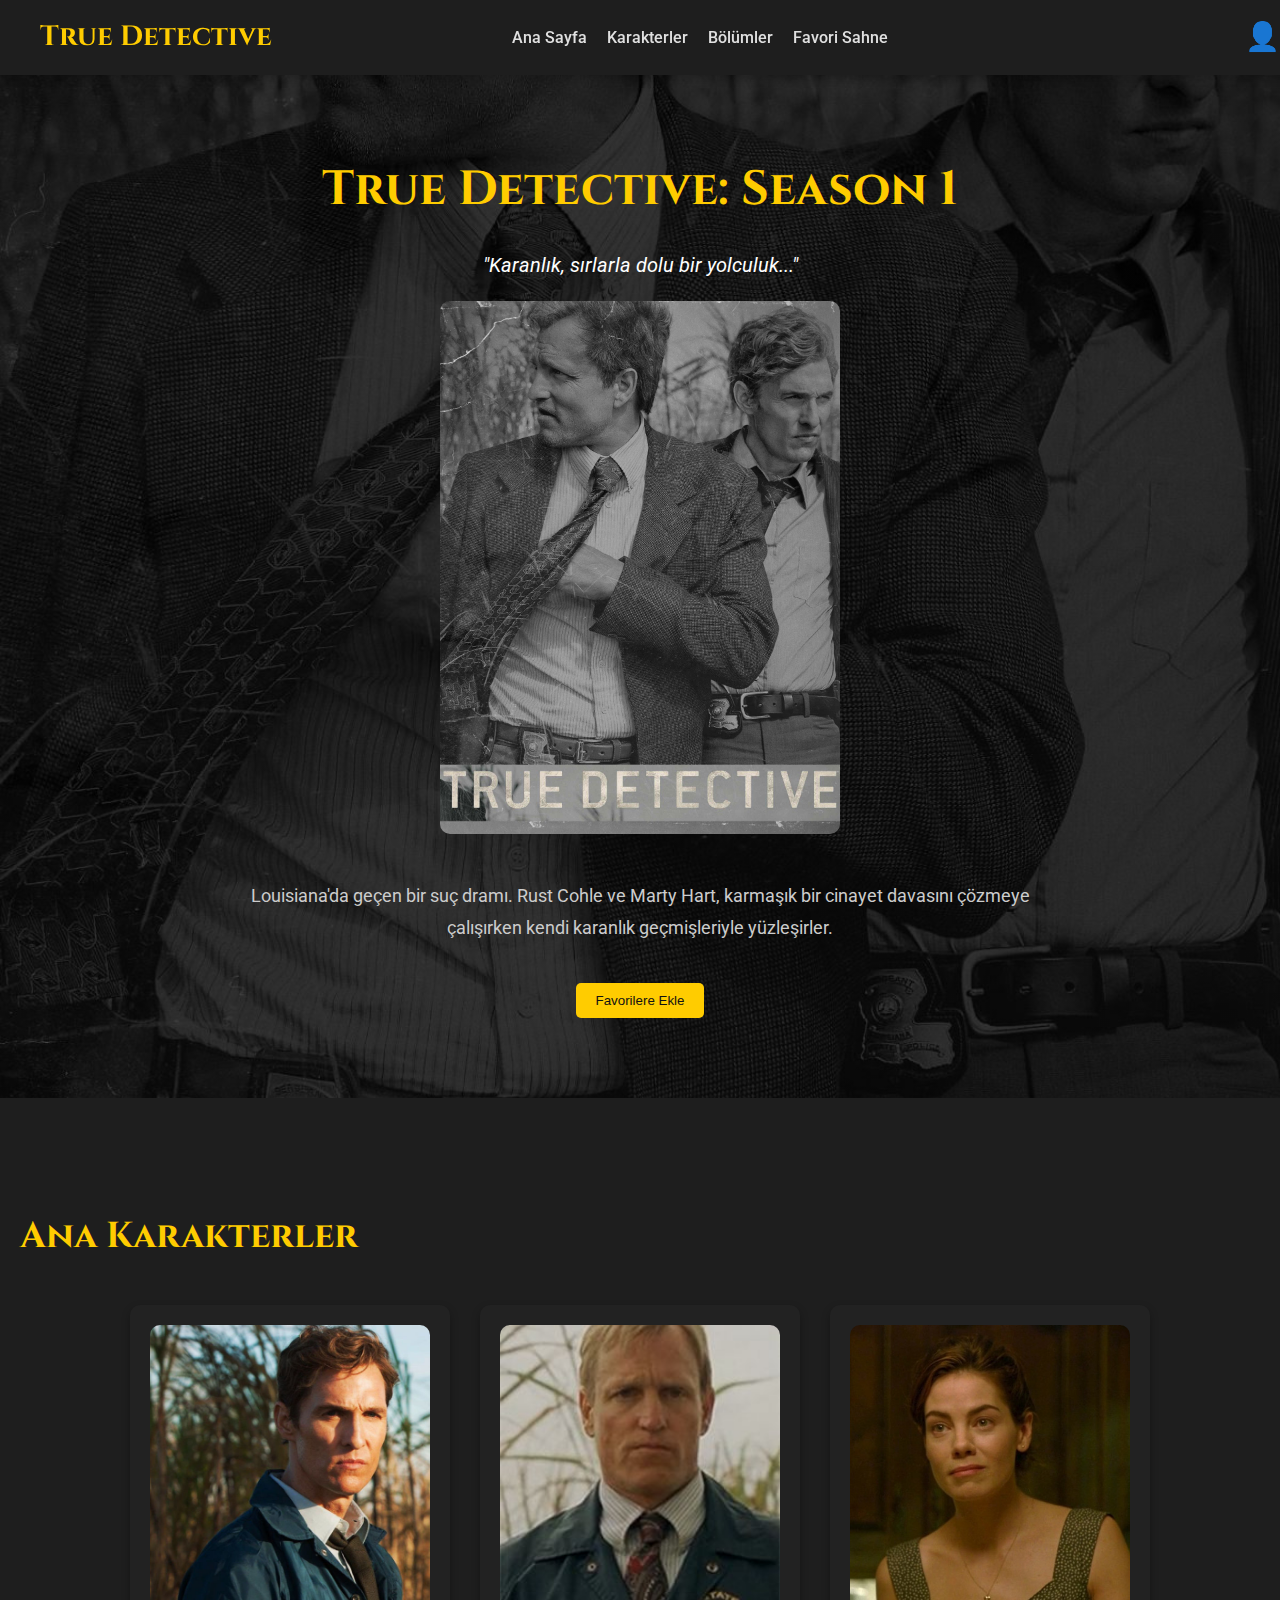
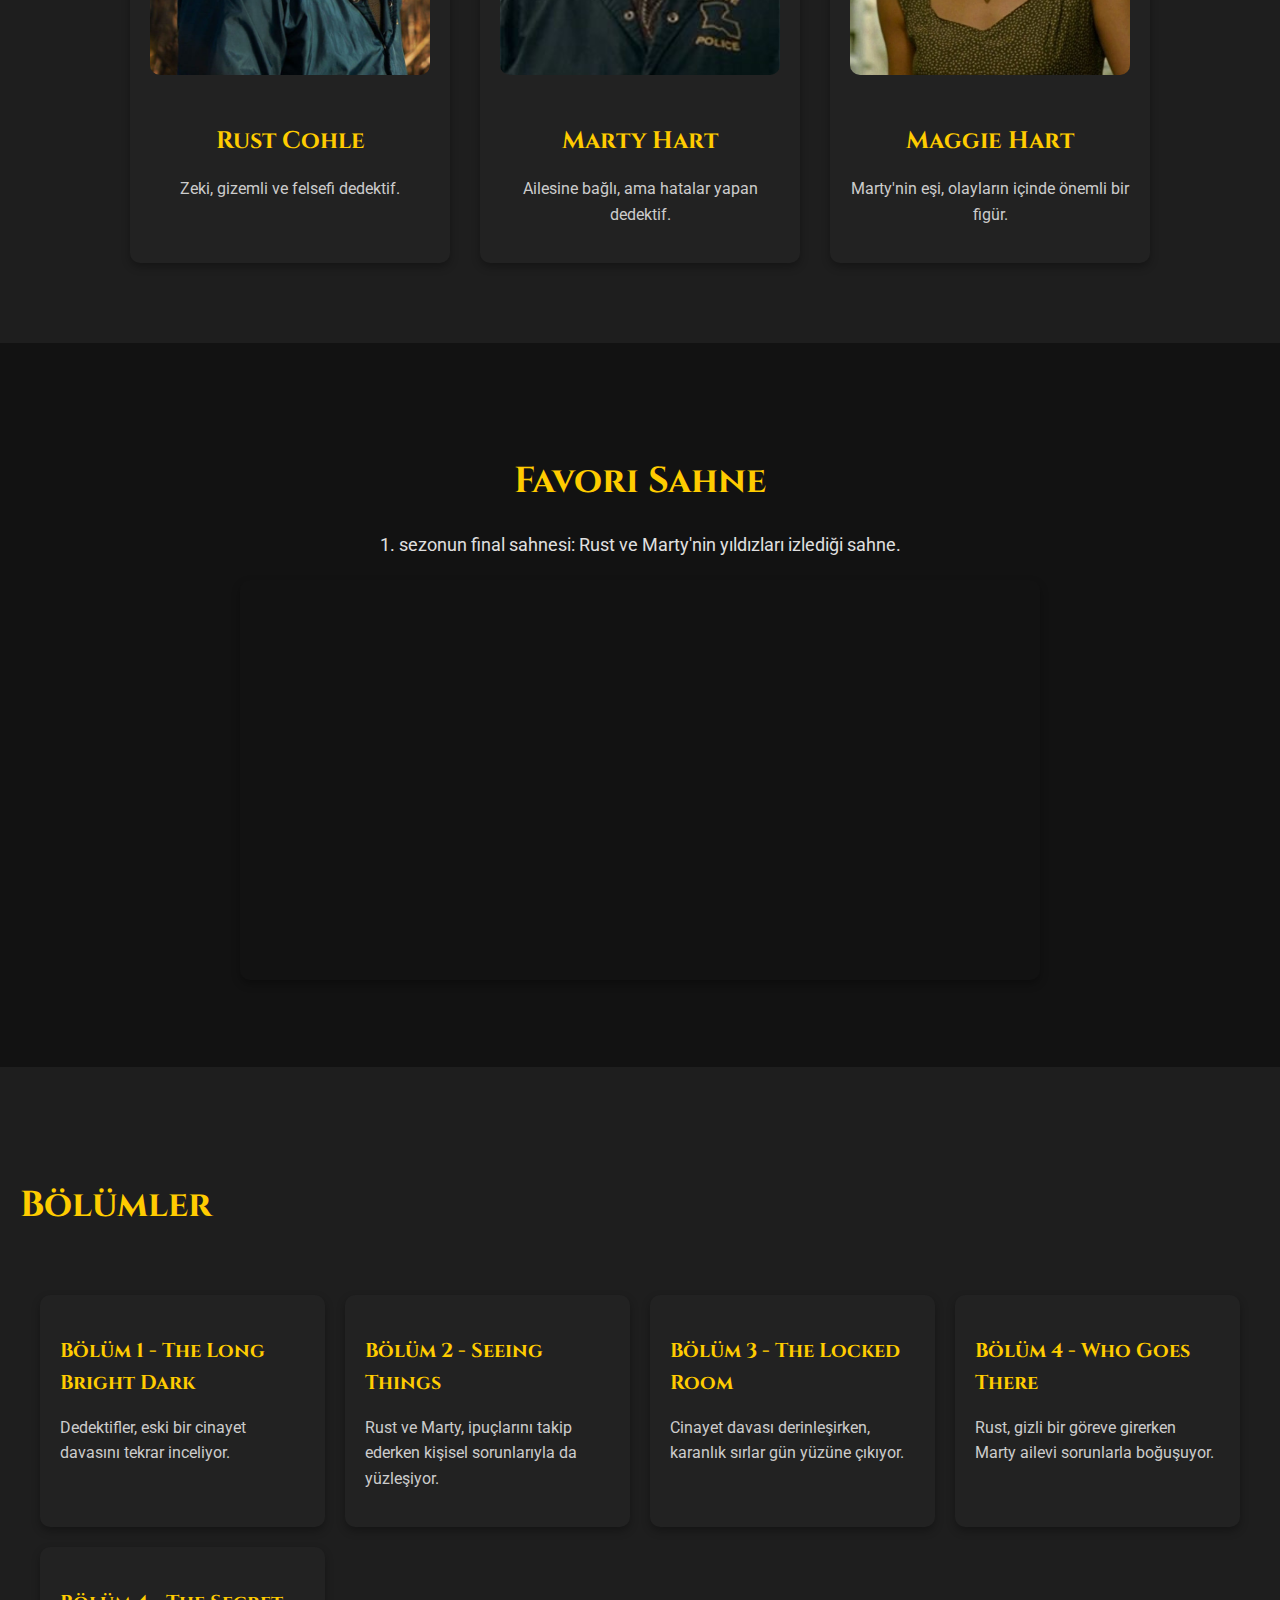
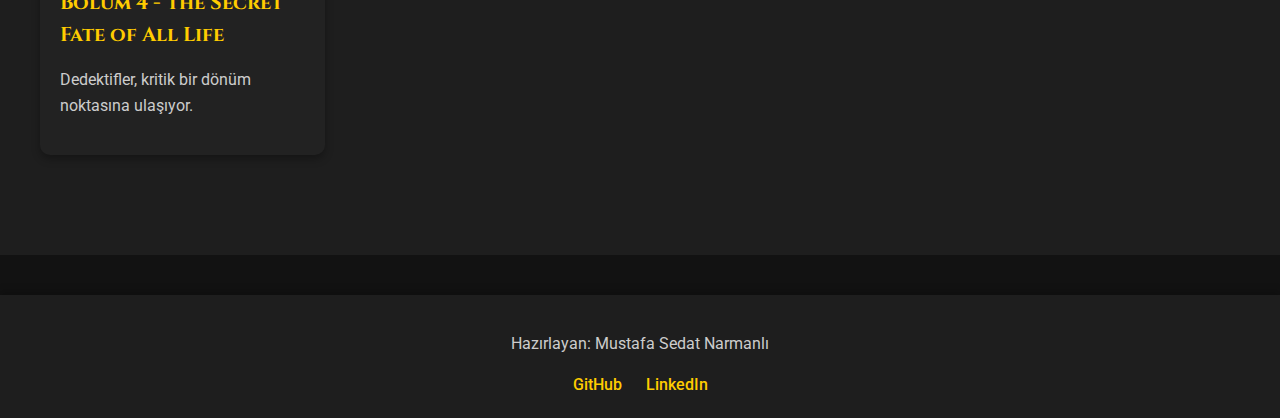
<file: Insider Bootcamp - Proje 1/index.html>
<!DOCTYPE html>
<html lang="en">
<head>
    <meta charset="UTF-8">
    <meta name="viewport" content="width=device-width, initial-scale=1.0">
    <title>True Detective - Season 1</title>
    <link rel="stylesheet" href="style.css">
    <link href="https://fonts.googleapis.com/css2?family=Roboto:wght@400;700&family=Cinzel:wght@700&display=swap" rel="stylesheet">
</head>
<body>
    <!-- Navbar -->
    <nav class="navbar">
        <div class="logo">True Detective</div>
        <div class="hamburger-menu" onclick="toggleMenu()">☰</div>
        <ul class="nav-links">
            <li><a href="#home">Ana Sayfa</a></li>
            <li><a href="#characters">Karakterler</a></li>
            <li><a href="#episodes">Bölümler</a></li>
            <li><a href="#favorite-scene">Favori Sahne</a></li>
        </ul>
        <div class="profile-icon">👤</div>
    </nav>
    
    <!-- Ana Sayfa -->
    <section id="home" class="home">
        <div class="home-content">
            <h1>True Detective: Season 1</h1>
            <p class="tagline">"Karanlık, sırlarla dolu bir yolculuk..."</p>
            <a href="https://www.imdb.com/title/tt2356777/" target="_blank">
                <img src="assets/poster.jpg" alt="True Detective Poster" class="poster">
            </a>
            <p class="description">Louisiana'da geçen bir suç dramı. Rust Cohle ve Marty Hart, karmaşık bir cinayet davasını çözmeye çalışırken kendi karanlık geçmişleriyle yüzleşirler.</p>
            <button id="favorite-btn">Favorilere Ekle</button>
        </div>
    </section>

    <!-- Karakterler Bölümü -->
    <section id="characters" class="characters">
        <h2>Ana Karakterler</h2>
        <div class="character-list">
            <div class="character-card">
                <img src="assets/rust.jpg" alt="Rust Cohle">
                <h3>Rust Cohle</h3>
                <p>Zeki, gizemli ve felsefi dedektif.</p>
            </div>
            <div class="character-card">
                <img src="assets/marty.jpg" alt="Marty Hart">
                <h3>Marty Hart</h3>
                <p>Ailesine bağlı, ama hatalar yapan dedektif.</p>
            </div>
            <div class="character-card">
                <img src="assets/maggie.jpg" alt="Maggie Hart">
                <h3>Maggie Hart</h3>
                <p>Marty'nin eşi, olayların içinde önemli bir figür.</p>
            </div>
        </div>
    </section>
    <section id="favorite-scene" class="favorite-scene">
        <h2>Favori Sahne</h2>
        <p>1. sezonun final sahnesi: Rust ve Marty'nin yıldızları izlediği sahne.</p>
        <div class="video-container">
            <iframe width="560" height="315" src="https://www.youtube.com/embed/XmdPY-hFSt0" frameborder="0" allow="accelerometer; autoplay; clipboard-write; encrypted-media; gyroscope; picture-in-picture" allowfullscreen></iframe>
        </div>
    </section>
    
    <!-- Bölümler -->
    <section id="episodes" class="episodes">
        <h2>Bölümler</h2>
        <div class="episode-list">
            <div class="episode-card">
                <h3><a href="https://www.imdb.com/title/tt2657398/?ref_=ttep_ep_1" target="_blank">Bölüm 1 - The Long Bright Dark</a></h3>
                <p>Dedektifler, eski bir cinayet davasını tekrar inceliyor.</p>
            </div>
            <div class="episode-card">
                <h3><a href="https://www.imdb.com/title/tt2704380/?ref_=ttep_ep_2" target="_blank">Bölüm 2 - Seeing Things</a></h3>
                <p>Rust ve Marty, ipuçlarını takip ederken kişisel sorunlarıyla da yüzleşiyor.</p>
            </div>
            <div class="episode-card">
                <h3><a href="https://www.imdb.com/title/tt2790184/?ref_=ttep_ep_3" target="_blank">Bölüm 3 - The Locked Room</a></h3>
                <p>Cinayet davası derinleşirken, karanlık sırlar gün yüzüne çıkıyor.</p>
            </div>
            <div class="episode-card">
                <h3><a href="https://www.imdb.com/title/tt2790174/?ref_=ttep_ep_4" target="_blank">Bölüm 4 - Who Goes There</a></h3>
                <p>Rust, gizli bir göreve girerken Marty ailevi sorunlarla boğuşuyor.</p>
            </div>
            <div class="episode-card">
                <h3><a href="https://www.imdb.com/title/tt2790196/?ref_=ttep_ep_5" target="_blank">Bölüm 4 - The Secret Fate of All Life</a></h3>
                <p>Dedektifler, kritik bir dönüm noktasına ulaşıyor.</p>
            </div>
        </div>
    </section>

    <!-- Footer -->
    <footer>
        <p>Hazırlayan: Mustafa Sedat Narmanlı</p>
        <div class="social-links">
            <a href="https://github.com/SedatNarmanli" target="_blank">GitHub</a>
            <a href="https://www.linkedin.com/in/sedat-narmanli/" target="_blank">LinkedIn</a>
        </div>
    </footer>

    <!-- JavaScript -->
    <script src="script.js"></script>
</body>
</html>
</file>
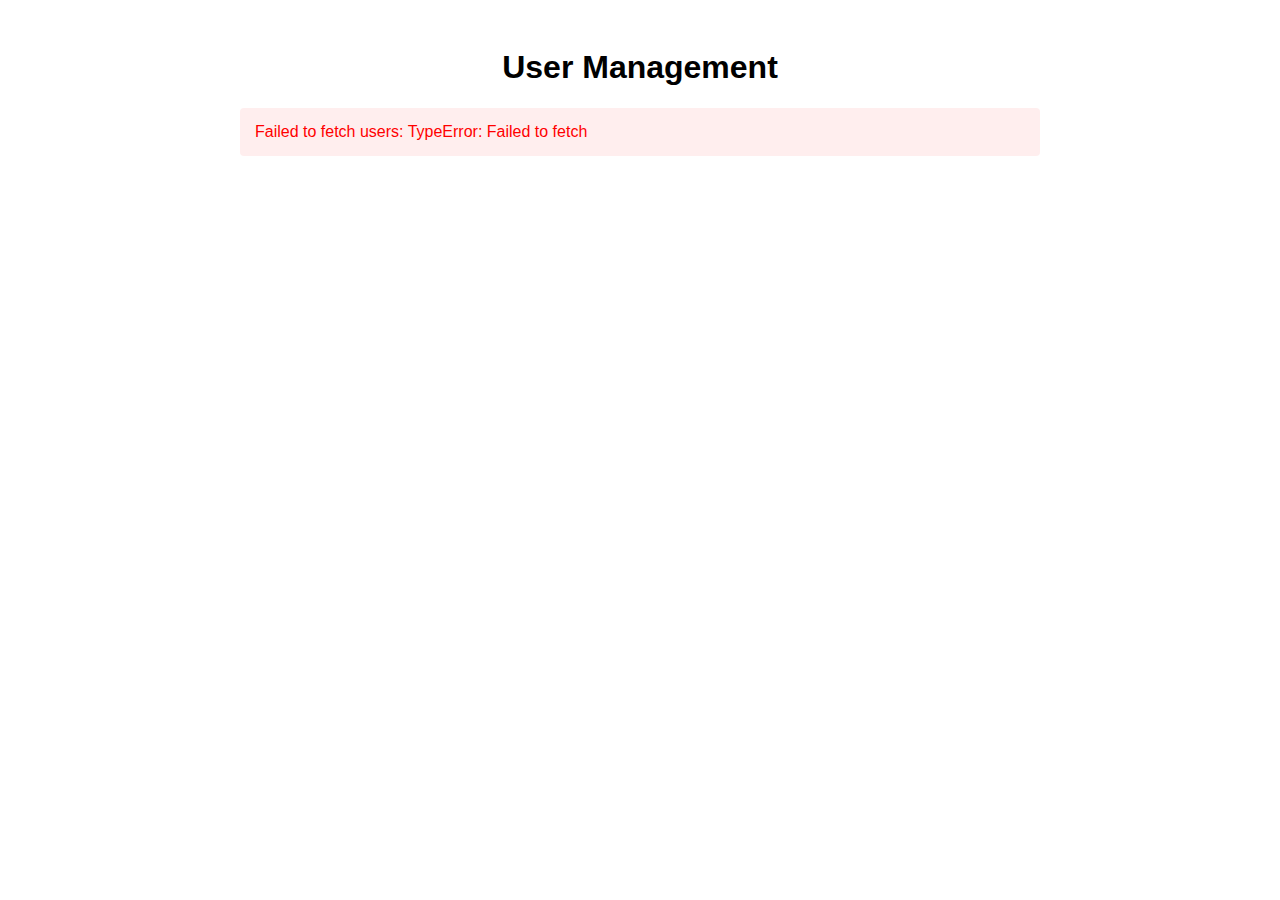
<file: Hafta-4_Alistirma/alistirma_1/index.html>
<!DOCTYPE html>
<html lang="en">
<head>
    <meta charset="UTF-8">
    <meta name="viewport" content="width=device-width, initial-scale=1.0">
    <title>User Management</title>
</head>
<body>
    <div class="ins-api-users"></div>
    <script src="script.js"></script>
</body>
</html>
</file>
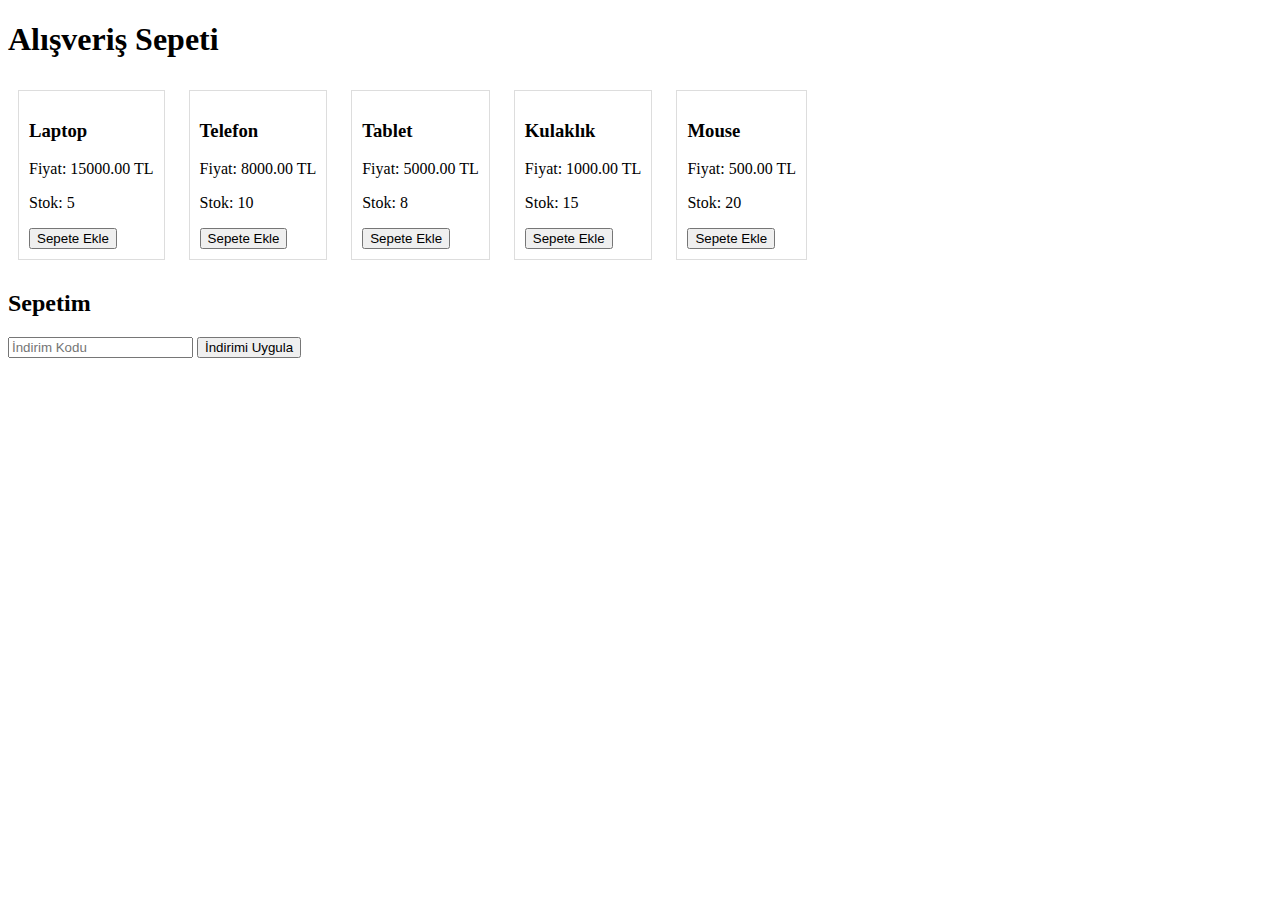
<file: Hafta-4_Alistirma/odev_3/index.html>
<!DOCTYPE html>
<html lang="tr">
<head>
    <meta charset="UTF-8">
    <meta name="viewport" content="width=device-width, initial-scale=1.0">
    <title>Debug Örneği - Alışveriş Sepeti</title>
    <style>
        .product-card {
            border: 1px solid #ddd;
            padding: 10px;
            margin: 10px;
            display: inline-block;
        }
        .cart-item {
            display: flex;
            justify-content: space-between;
            padding: 10px;
            border-bottom: 1px solid #eee;
        }
        #error {
            color: red;
        }
        #message {
            color: green;
        }
    </style>
</head>
<body>
    <h1>Alışveriş Sepeti</h1>
    
    <div id="products"></div>
    
    <h2>Sepetim</h2>
    <div id="cart"></div>
    <div id="total"></div>
    
    <form id="discount-form">
        <input type="text" id="discount-code" placeholder="İndirim Kodu">
        <button type="submit">İndirimi Uygula</button>
    </form>
    
    <div id="error"></div>
    <div id="message"></div>

    <script src="debugged_index.js"></script>
</body>
</html>
</file>
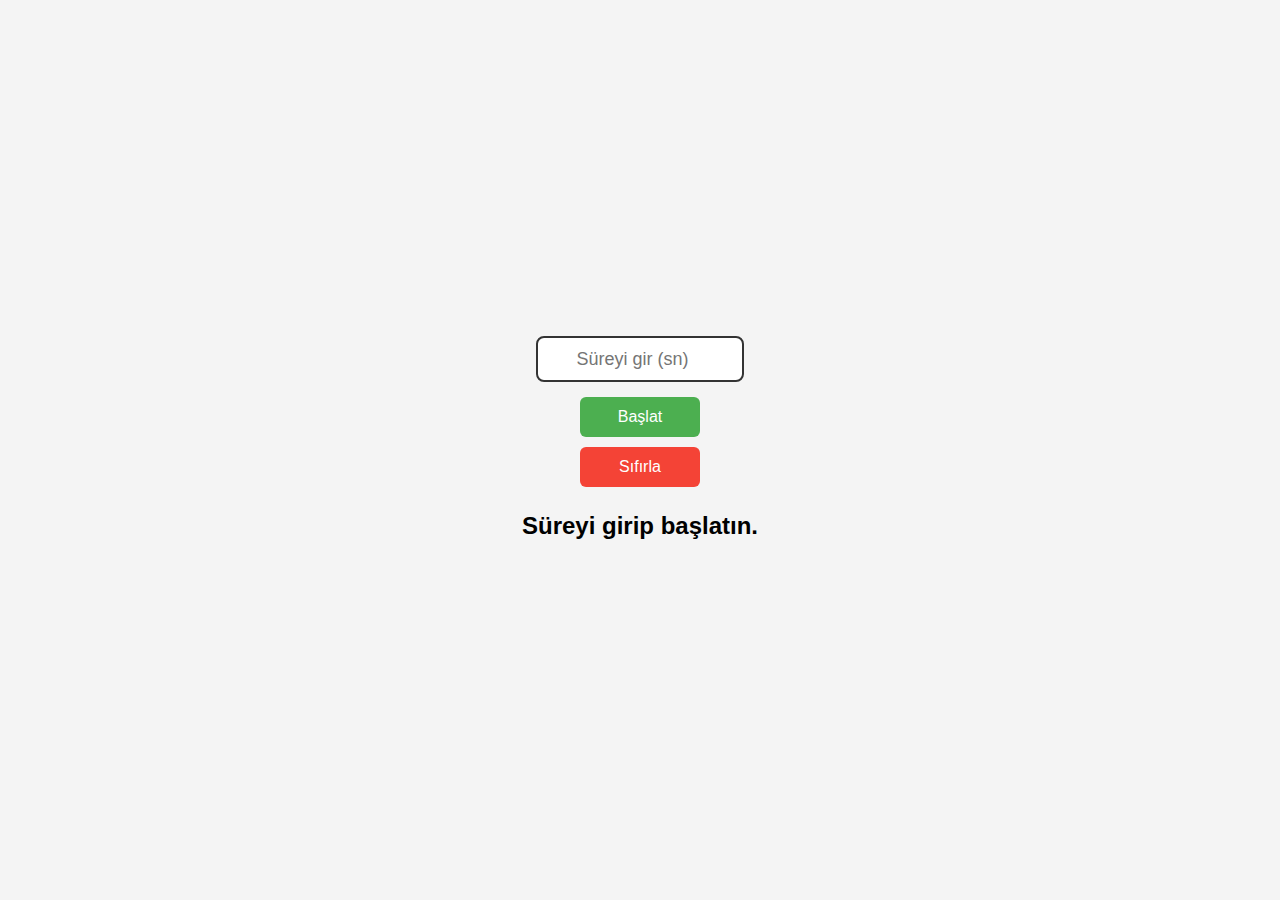
<file: Hafta-2_Alıştırma/Alıştırma3.html>
<!DOCTYPE html>
<html lang="tr">
<head>
    <meta charset="UTF-8">
    <meta name="viewport" content="width=device-width, initial-scale=1.0">
    <title>Geri Sayım</title>
    <style>
        /* Sayfayı ortalamak için */
        body {
            display: flex;
            justify-content: center;
            align-items: center;
            height: 100vh;
            margin: 0;
            background-color: #f4f4f4;
            flex-direction: column;
            font-family: Arial, sans-serif;
        }

        /* Input style */
        #timeInput {
            width: 200px;
            height: 40px;
            font-size: 18px;
            text-align: center;
            border: 2px solid #333;
            border-radius: 8px;
            margin-bottom: 10px;
        }

        /* Butonlar */
        button {
            width: 120px;
            height: 40px;
            font-size: 16px;
            margin: 5px;
            cursor: pointer;
            border-radius: 6px;
            border: none;
        }

        /* Başlat butonu */
        #startBtn {
            background-color: #4CAF50;
            color: white;
        }

        /* Sıfırla butonu */
        #resetBtn {
            background-color: #f44336;
            color: white;
        }

        /* Geri sayım metni */
        #countdown {
            font-size: 24px;
            font-weight: bold;
            margin-top: 20px;
        }
    </style>
</head>
<body>
    <input type="number" id="timeInput" placeholder="Süreyi gir (sn)" min="1">
    <button id="startBtn">Başlat</button>
    <button id="resetBtn">Sıfırla</button>
    <p id="countdown">Süreyi girip başlatın.</p>

    <script>
        let countdown;
        let timeLeft;

        document.getElementById("startBtn").addEventListener("click", function () {
            const input = document.getElementById("timeInput");
            timeLeft = parseInt(input.value, 10);
            if (isNaN(timeLeft) || timeLeft <= 0) {
                alert("Lütfen geçerli bir süre girin!");
                return;
            }

            clearInterval(countdown);
            document.getElementById("countdown").textContent = timeLeft;

            countdown = setInterval(() => {
                timeLeft--;
                document.getElementById("countdown").textContent = timeLeft > 0 ? timeLeft : "Süre doldu!";
                if (timeLeft <= 0) clearInterval(countdown);
            }, 1000);
        });

        document.getElementById("resetBtn").addEventListener("click", function () {
            clearInterval(countdown);
            document.getElementById("countdown").textContent = "Süreyi girip başlatın.";
            document.getElementById("timeInput").value = "";
        });
    </script>
</body>
</html>
</file>
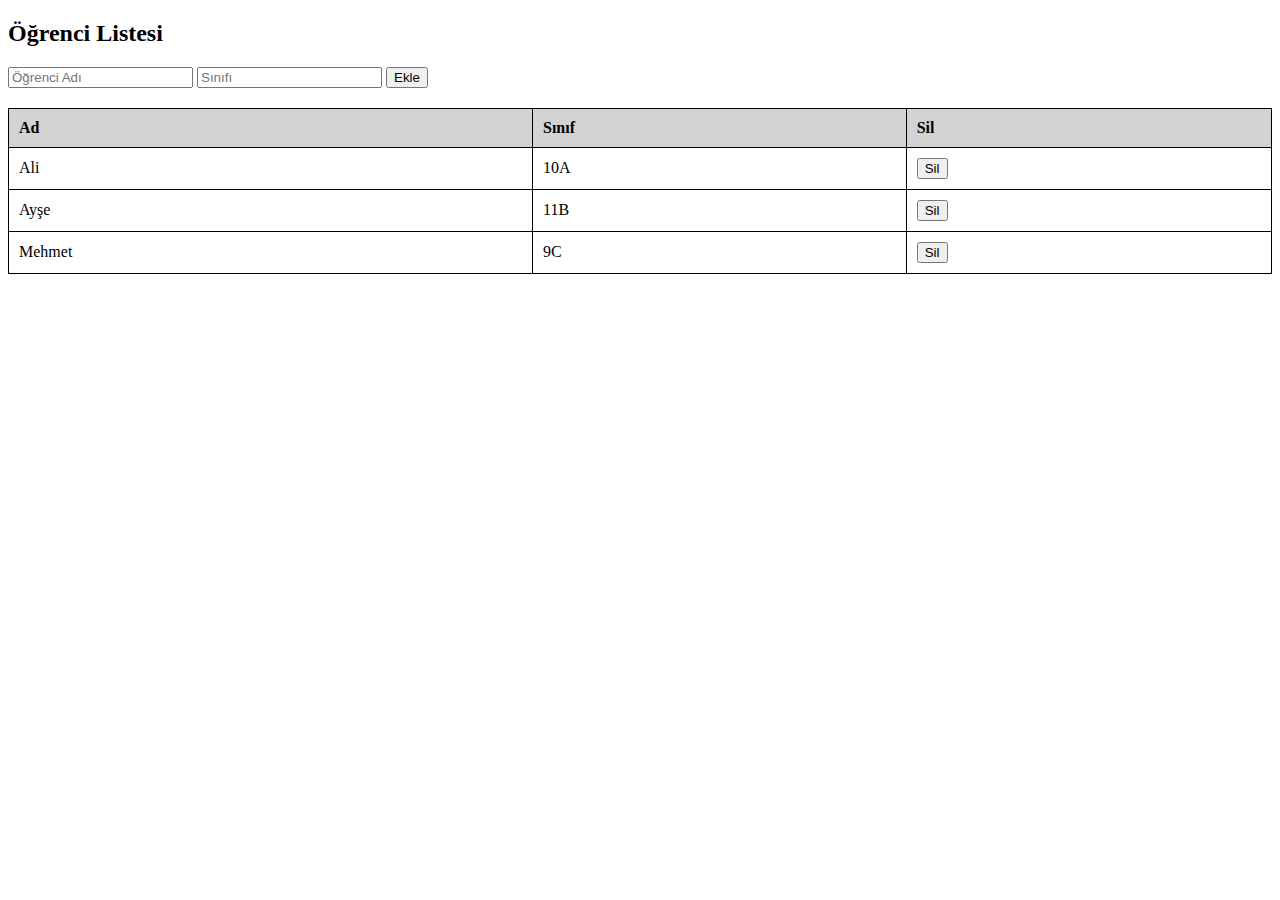
<file: Hafta-3_Alistirma/alistirma_1.html>
<!DOCTYPE html>
<html lang="tr">
<head>
    <meta charset="UTF-8">
    <meta name="viewport" content="width=device-width, initial-scale=1.0">
    <title>Öğrenci Listesi</title>
    <script src="https://code.jquery.com/jquery-3.6.0.min.js"></script>
    <style>
        table {
            width: 100%;
            border-collapse: collapse;
            margin-top: 20px;
        }
        th, td {
            border: 1px solid black;
            padding: 10px;
            text-align: left;
        }
        th {
            background-color: lightgray;
        }
        tr:hover {
            background-color: #f1f1f1;
        }
        .selected {
            background-color: yellow !important;
        }
    </style>
</head>
<body>

    <h2>Öğrenci Listesi</h2>

    <!-- Öğrenci Ekleme Formu -->
    <input type="text" id="studentName" placeholder="Öğrenci Adı">
    <input type="text" id="studentClass" placeholder="Sınıfı">
    <button id="addStudent">Ekle</button>

    <!-- Öğrenci Listesi Tablosu -->
    <table>
        <thead>
            <tr>
                <th>Ad</th>
                <th>Sınıf</th>
                <th>Sil</th>
            </tr>
        </thead>
        <tbody id="studentTableBody"></tbody>
    </table>

    <script>
        // Başlangıçta bazı öğrenci verileri
        let studentData = [
            { name: "Ali", class: "10A" },
            { name: "Ayşe", class: "11B" },
            { name: "Mehmet", class: "9C" }
        ];

        // Sayfa yüklendiğinde tabloyu doldur
        function renderTable() {
            $("#studentTableBody").empty(); // Önce temizle
            studentData.forEach((student, index) => {
                $("#studentTableBody").append(`
                    <tr data-index="${index}">
                        <td>${student.name}</td>
                        <td>${student.class}</td>
                        <td><button class="deleteBtn">Sil</button></td>
                    </tr>
                `);
            });
        }

        // Yeni öğrenci ekleme
        $("#addStudent").click(() => {
            let name = $("#studentName").val().trim();
            let studentClass = $("#studentClass").val().trim();

            if (name && studentClass) {
                studentData.push({ name, class: studentClass });
                renderTable();
                $("#studentName").val(""); // Inputları temizle
                $("#studentClass").val("");
            }
        });

        // Öğrenci silme
        $(document).on("click", ".deleteBtn", function () {
            let index = $(this).closest("tr").data("index");
            studentData.splice(index, 1);
            renderTable();
        });

        // Satıra tıklayınca rengini değiştirme
        $(document).on("click", "tr", function () {
            $(this).toggleClass("selected");
        });

        // Sayfa yüklendiğinde tabloyu oluştur
        $(document).ready(() => {
            renderTable();
        });
    </script>

</body>
</html>
</file>
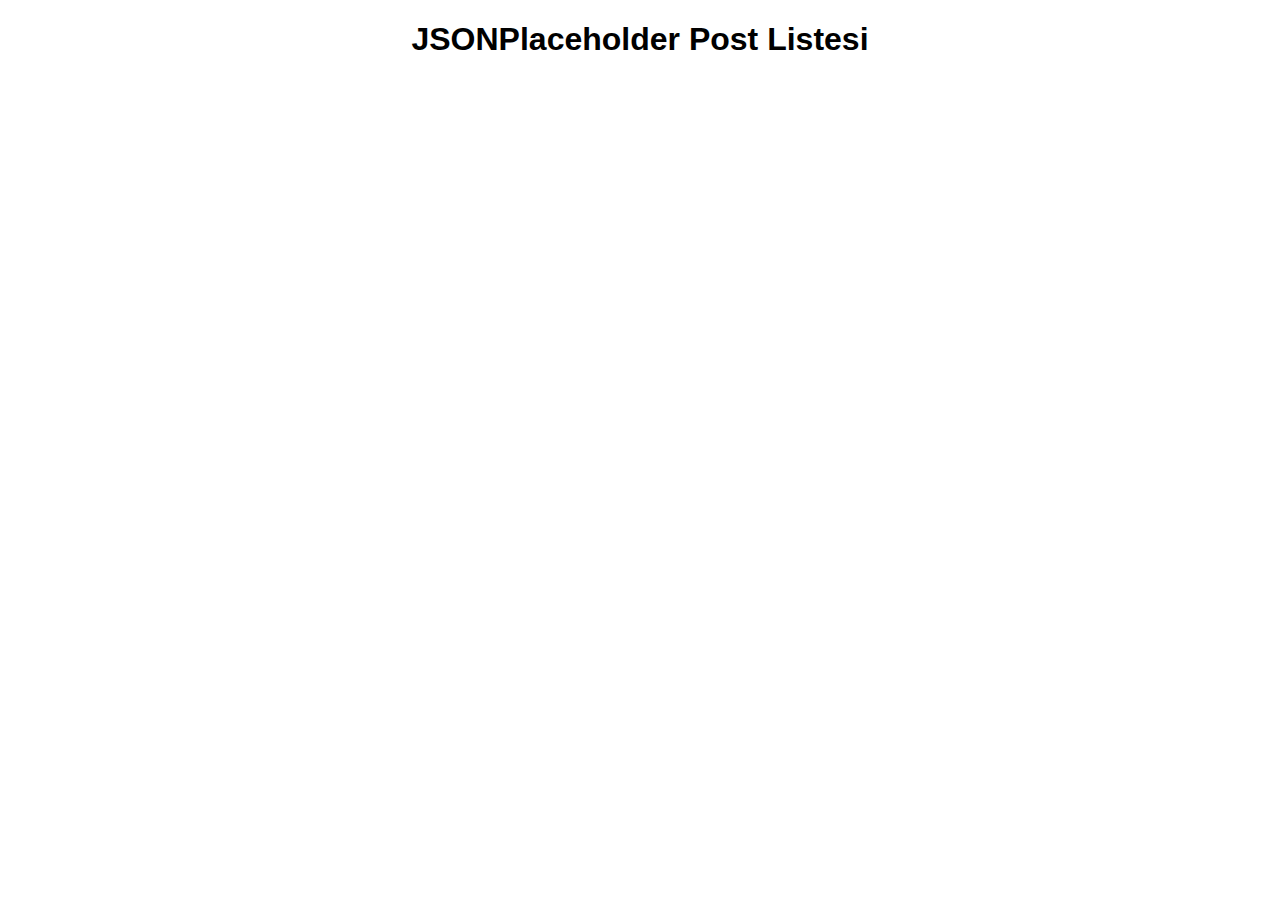
<file: Hafta-3_Alistirma/alistirma_2.html>
<!DOCTYPE html>
<html lang="tr">
<head>
    <meta charset="UTF-8">
    <meta name="viewport" content="width=device-width, initial-scale=1.0">
    <title>Post Listesi</title>
    <script src="https://code.jquery.com/jquery-3.6.0.min.js"></script>
    <style>
        body {
            font-family: Arial, sans-serif;
            margin: 20px;
            text-align: center;
        }
        #postContainer {
            max-width: 600px;
            margin: 0 auto;
            text-align: left;
        }
        .post {
            border: 1px solid #ddd;
            padding: 15px;
            margin: 10px 0;
            border-radius: 5px;
        }
        #loading {
            font-weight: bold;
            color: blue;
            display: none;
        }
    </style>
</head>
<body>
    <h1>JSONPlaceholder Post Listesi</h1>
    
    <div id="postContainer"></div>
    <p id="loading">Yükleniyor...</p>

    <script>
        $(document).ready(function () {
            let start = 0;
            let limit = 5;
            let isLoading = false;

            function loadPosts() {
                if (isLoading) return;
                isLoading = true;
                $("#loading").show();

                $.get(`https://jsonplaceholder.typicode.com/posts?_start=${start}&_limit=${limit}`)
                    .done(function (data) {
                        data.forEach(post => {
                            $("#postContainer").append(`
                                <div class="post">
                                    <h2>${post.title}</h2>
                                    <p>${post.body}</p>
                                </div>
                            `);
                        });
                        start += limit;
                    })
                    .fail(function () {
                        alert("Postlar yüklenirken bir hata oluştu!");
                    })
                    .always(function () {
                        isLoading = false;
                        $("#loading").hide();
                    });
            }

            loadPosts();

            $(window).scroll(function () {
                if ($(window).scrollTop() + $(window).height() >= $(document).height() - 50) {
                    loadPosts();
                }
            });
        });
    </script>
</body>
</html>
</file>
<file: Insider Bootcamp - Proje 1/style.css>
/* Genel Stiller */
body {
    background-color: #121212;
    color: #e0e0e0;
    font-family: 'Roboto', sans-serif;
    margin: 0;
    padding: 0;
    box-sizing: border-box;
    line-height: 1.6;
}

h1, h2, h3 {
    font-family: 'Cinzel', serif;
    color: #ffcc00;
}

/* Navbar */
.navbar {
    display: flex;
    justify-content: space-between;
    align-items: center;
    background-color: #1e1e1e;
    padding: 15px 40px;
    box-shadow: 0 4px 8px rgba(0, 0, 0, 0.2);
    position: fixed;
    width: 100%;
    top: 0;
    z-index: 1000;
}

.logo {
    flex : 1;  
    font-size: 28px;
    font-weight: bold;
    color: #ffcc00;
    font-family: 'Cinzel', serif;
}

.nav-links {
    list-style: none;
    display: flex;
    gap: 20px;
    
   position : absolute;
   left: 50%;
   transform: translateX(-50%);

}

.nav-links li a {
    color: #e0e0e0;
    text-decoration: none;
    font-weight: 500;
    transition: color 0.3s;
}

.nav-links li a:hover {
    color: #ffcc00;
}

.profile-icon {
    font-size: 28px;
    cursor: pointer;
   
    color: #e0e0e0;
    margin-right: 40px;  
    display : block ;  
    position : relative; 
}

.hamburger-menu {
    display: none;
    font-size: 24px;
    cursor: pointer;
    margin-right: 20px;  
    position: relative;     
}

@media (max-width: 768px) {

    .navbar {
         padding: 15px 20px;    
    }


    .nav-links {
        display: none;
        flex-direction: column;
        position: absolute;
        top: 60px;
        right: 10px; 
        left : auto ;  
        background-color: #1e1e1e;
        padding: 10px;
        border-radius: 5px;
    }

    .nav-links.active {
        display: flex;
    }

    .hamburger-menu {
        display: block;
        position: absolute;  
        right: 70px;  
    }

    .profile-icon {               
        display: block;                 
        position: absolute;          
        right: 10px;                  
    }     
}

/* Ana Sayfa */
.home {
    text-align: center;
    padding: 120px 20px 80px;
    background: linear-gradient(rgba(0, 0, 0, 0.7), rgba(0, 0, 0, 0.7)), url('assets/poster.jpg') no-repeat center center/cover;
    color: #fff;
}

.home-content {
    max-width: 800px;
    margin: 0 auto;
}

.home h1 {
    font-size: 48px;
    margin-bottom: 10px;
}

.tagline {
    font-size: 20px;
    font-style: italic;
    margin-bottom: 20px;
}

.poster {
    width: 60%;
    max-width: 400px;
    height: auto;
    border-radius: 10px;
    transition: transform 0.3s;
    margin-bottom: 20px;
}

.poster:hover {
    transform: scale(1.05);
}

.description {
    font-size: 18px;
    line-height: 1.8;
    color: #ccc;
}

#favorite-btn {
    background-color: #ffcc00;
    color: #121212;
    padding: 10px 20px;
    border: none;
    border-radius: 5px;
    cursor: pointer;
    transition: background-color 0.3s;
    margin-top: 20px;
}

#favorite-btn.added {
    background-color: #4CAF50;
    color: white;
}

/* Karakterler */
.characters {
    padding: 80px 20px;
    background-color: #1e1e1e;
}

.characters h2 {
    font-size: 36px;
    margin-bottom: 40px;
}

.character-list {
    display: flex;
    justify-content: center;
    flex-wrap: wrap;
    gap: 30px;
}

.character-card {
    background-color: #222;
    padding: 20px;
    border-radius: 10px;
    text-align: center;
    width: 280px;
    box-shadow: 0 4px 8px rgba(0, 0, 0, 0.3);
    transition: transform 0.3s;
}

.character-card:hover {
    transform: scale(1.05);
}

.character-card img {
    width: 100%;
    height: 350px;
    object-fit: cover;
    border-radius: 10px;
    margin-bottom: 15px;
}

.character-card h3 {
    font-size: 24px;
    margin-bottom: 10px;
}

.character-card p {
    font-size: 16px;
    color: #ccc;
}

/* Favori Sahne */
.favorite-scene {
    padding: 80px 20px;
    background-color: #121212;
    text-align: center;
}

.favorite-scene h2 {
    font-size: 36px;
    margin-bottom: 20px;
}

.favorite-scene p {
    font-size: 18px;
    margin-bottom: 20px;
}

.video-container {
    max-width: 800px;
    margin: 0 auto;
}

.video-container iframe {
    width: 100%;
    height: 400px;
    border-radius: 10px;
    box-shadow: 0 4px 8px rgba(0, 0, 0, 0.3);
}

/* Bölümler */
.episodes {
    padding: 80px 20px;
    background-color: #1e1e1e;
}

.episodes h2 {
    font-size: 36px;
    margin-bottom: 40px;
}

.episode-list {
    display: grid;
    grid-template-columns: repeat(auto-fit, minmax(250px, 1fr));
    gap: 20px;
    padding: 20px;
}

.episode-card {
    background-color: #222;
    padding: 20px;
    border-radius: 10px;
    box-shadow: 0 4px 8px rgba(0, 0, 0, 0.3);
    transition: transform 0.3s;
}

.episode-card:hover {
    transform: translateY(-5px);
}

.episode-card h3 {
    font-size: 20px;
    margin-bottom: 10px;


}
.episode-card h3 a {
    color: #ffcc00;
    text-decoration: none;
    transition: color 0.3s;           
}

.episode-card h3 a:hover {
    color: #ffffff;                       
    text-decoration: underline;
}



.episode-card p {
    font-size: 16px;
    color: #ccc;
}

/* Footer */
footer {
    text-align: center;
    padding: 20px;
    background-color: #1e1e1e;
    margin-top: 40px;
    box-shadow: 0 -4px 8px rgba(0, 0, 0, 0.2);
    color: #ccc;
}

.social-links {
    margin-top: 10px;
}

.social-links a {
    color: #ffcc00;
    text-decoration: none;
    margin: 0 10px;
    font-weight: 500;
}

.social-links a:hover {
    text-decoration: underline;
}
</file>
